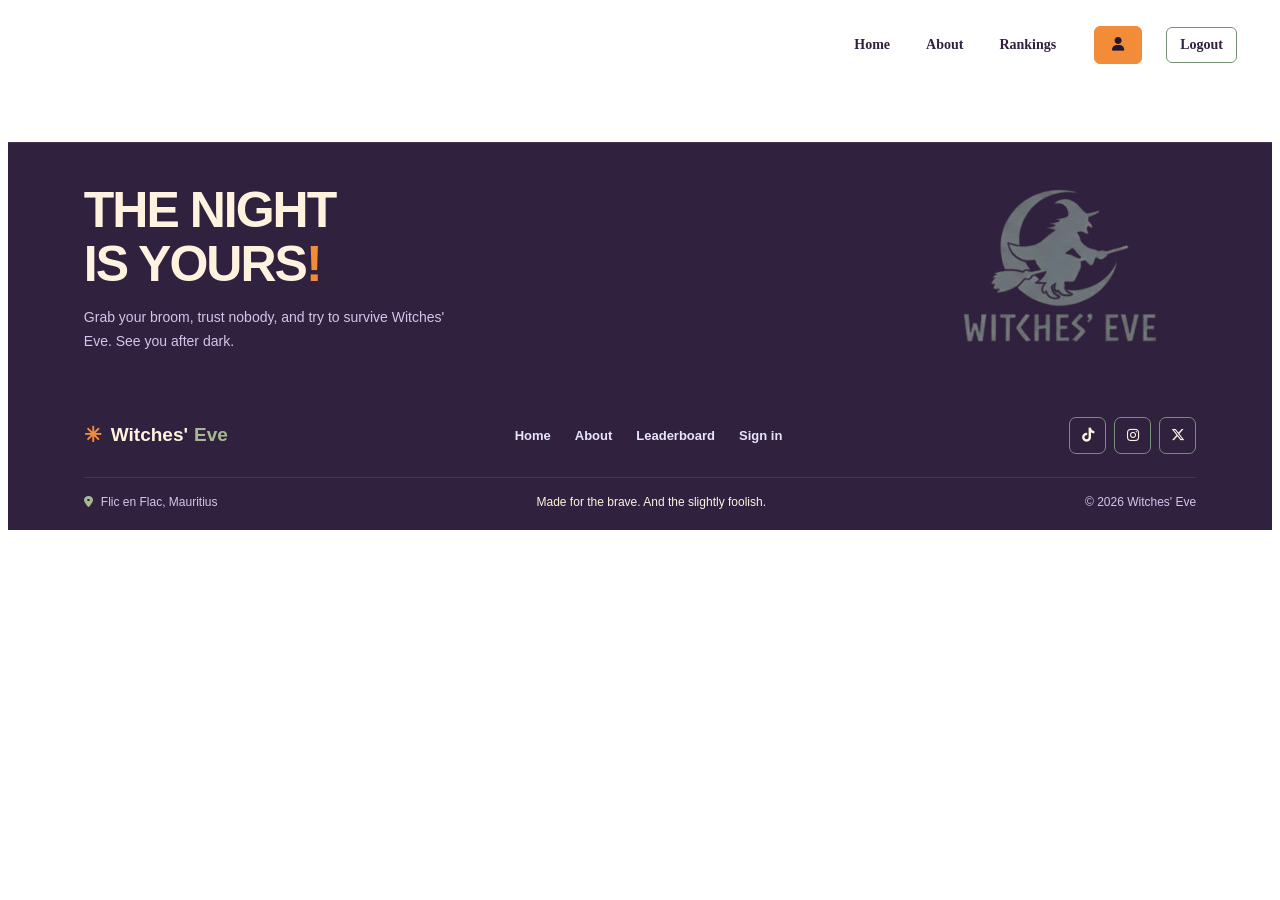
<file: Pages/about.html>
<!DOCTYPE html>
<html lang="en">
<head>
    <meta charset="UTF-8">
    <meta name="viewport" content="width=device-width, initial-scale=1.0">
    <title>Document</title>
    <link rel="stylesheet" href="../CSS/foot_nav.css">
    <link rel="stylesheet" href="https://cdnjs.cloudflare.com/ajax/libs/font-awesome/6.7.2/css/all.min.css">
</head>
<body>
    <div class="navclass">
        <nav class="navbar">
            <ul>
                <li> <a href="index.html">Home</a></li>
                <li><a href="about.html">About</a></li>
                <li><a href="rankings.html">Rankings</a></li> 
            </ul>      
        </nav>
        <div class="login_reg">
            <a href="login.html" id="profileLink" aria-label="View your profile">
                <i class="fa-solid fa-user"></i>
            </a>
        </div>

        <nav class="navbar">
            <ul>
                <li><a href="#" id="logoutLink">Logout</a></li>
            </ul>
        </nav>
    </div>

    <div id="logoutModal" class="logout-modal" hidden>
        <div class="logout-backdrop"></div>
        <div class="logout-dialog" role="dialog" aria-modal="true"
            aria-labelledby="logoutTitle">
            <h2 id="logoutTitle">Leaving so soon?</h2>
            <p>Are you sure you want to log out of Witches' Eve?</p>

            <div class="logout-actions">
                <button type="button" id="cancelLogout">Cancel</button>
                <button type="button" id="confirmLogout">Yes, log out</button>
            </div>
        </div>
    </div>
    <main>

    </main>

    <footer class="witch-footer">

        <div class="footer-inner">

            <!-- TOP: BRAND + LITTLE INTRO -->
            <div class="footer-top">
                <div class="footer-intro">
                    <h2>THE NIGHT<br>IS YOURS<span>!</span></h2>
                    <p>
                        Grab your broom, trust nobody, and try to survive
                        Witches' Eve. See you after dark.
                    </p>
                </div>

                <div class="footer-decoration">
                    <img src="../images/logo%20silver.png"
                        alt="Witches' Eve logo"
                        class="footer-logo">
                </div>

            </div>


            <!-- MIDDLE: LINKS -->
            <div class="footer-middle">

                <a href="index.html" class="footer-brand-name">
                    <span class="brand-icon">✳</span>
                    Witches'<span>Eve</span>
                </a>

                <nav class="footer-links" aria-label="Footer navigation">
                    <a href="index.html">Home</a>
                    <a href="about.html">About</a>
                    <a href="rankings.html">Leaderboard</a>
                    <a href="login.html">Sign in</a>
                </nav>

                <div class="footer-socials">
                    <a href="#" aria-label="TikTok">
                        <i class="fa-brands fa-tiktok"></i>
                    </a>
                    <a href="#" aria-label="Instagram">
                        <i class="fa-brands fa-instagram"></i>
                    </a>

                    <a href="#" aria-label="X">
                        <i class="fa-brands fa-x-twitter"></i>
                    </a>
                </div>

            </div>


            <!-- BOTTOM: LOCATION + COPYRIGHT -->
            <div class="footer-bottom">
                <div class="footer-location">
                    <i class="fa-solid fa-location-dot"></i>
                    <span>Flic en Flac, Mauritius</span>
                </div>

                <p>Made for the brave. And the slightly foolish.</p>

                <span class="footer-copyright">
                    © 2026 Witches' Eve
                </span>
            </div>

        </div>

    </footer>


     <script type="module" src="../JS/navbar-auth.js"></script>
    
</body>
</html>
</file>
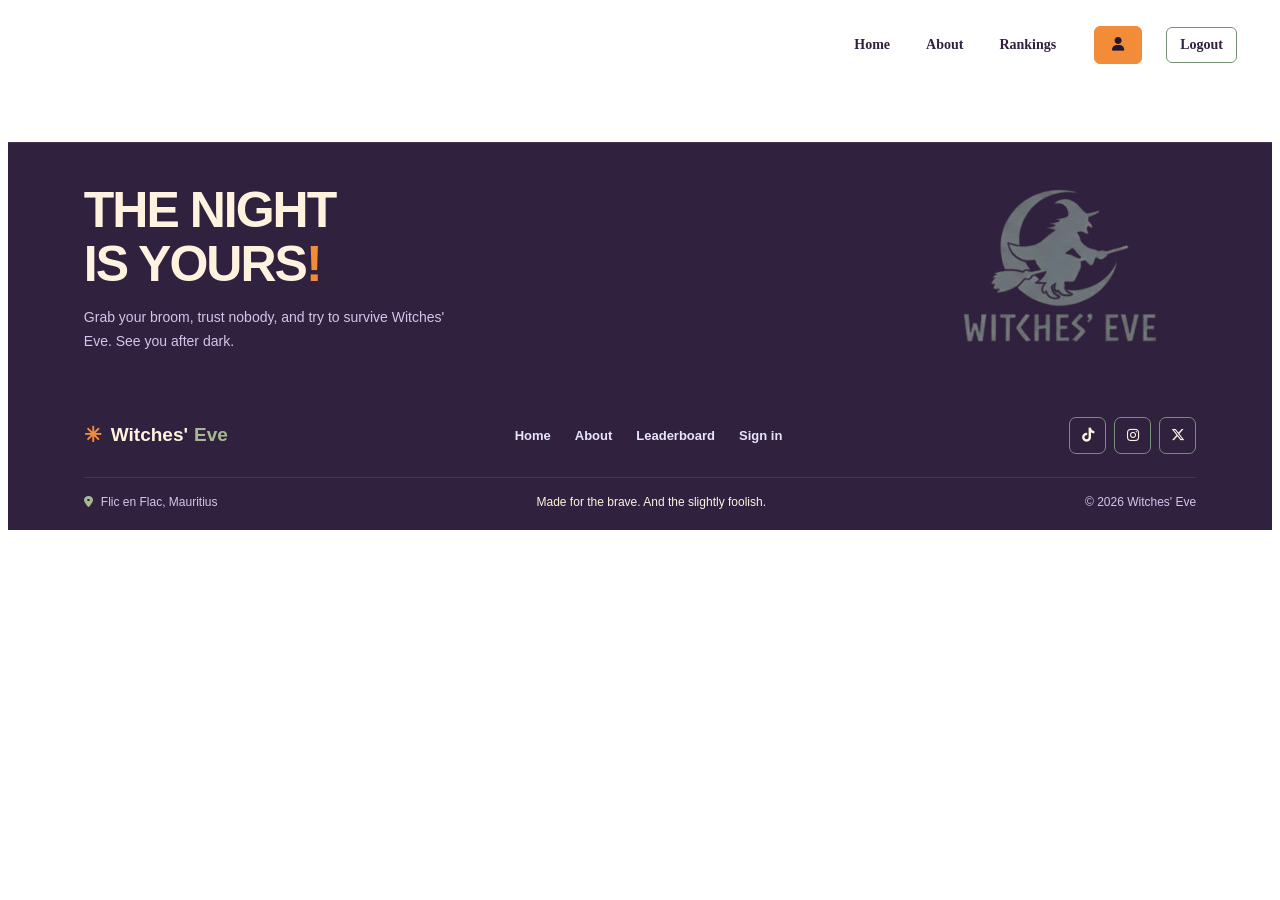
<file: Pages/game.html>
<!DOCTYPE html>
<html lang="en">
<head>
    <meta charset="UTF-8">
    <meta name="viewport" content="width=device-width, initial-scale=1.0">
    <title>Document</title>
    <link rel="stylesheet" href="../CSS/foot_nav.css">
    <link rel="stylesheet" href="https://cdnjs.cloudflare.com/ajax/libs/font-awesome/6.7.2/css/all.min.css">
</head>
<body>
    <div class="navclass">
        <nav class="navbar">
            <ul>
                <li> <a href="index.html">Home</a></li>
                <li><a href="about.html">About</a></li>
                <li><a href="rankings.html">Rankings</a></li> 
            </ul>      
        </nav>
        <div class="login_reg">
            <a href="login.html" id="profileLink" aria-label="View your profile">
                <i class="fa-solid fa-user"></i>
            </a>
        </div>

        <nav class="navbar">
            <ul>
                <li><a href="#" id="logoutLink">Logout</a></li>
            </ul>
        </nav>
    </div>

    <div id="logoutModal" class="logout-modal" hidden>
        <div class="logout-backdrop"></div>
        <div class="logout-dialog" role="dialog" aria-modal="true"
            aria-labelledby="logoutTitle">
            <h2 id="logoutTitle">Leaving so soon?</h2>
            <p>Are you sure you want to log out of Witches' Eve?</p>

            <div class="logout-actions">
                <button type="button" id="cancelLogout">Cancel</button>
                <button type="button" id="confirmLogout">Yes, log out</button>
            </div>
        </div>
    </div>

    <main>


    </main>
    <footer class="witch-footer">

        <div class="footer-inner">

            <!-- TOP: BRAND + LITTLE INTRO -->
            <div class="footer-top">

                <div class="footer-intro">
                    <h2>THE NIGHT<br>IS YOURS<span>!</span></h2>
                    <p>
                        Grab your broom, trust nobody, and try to survive
                        Witches' Eve. See you after dark.
                    </p>
                </div>

                <div class="footer-decoration">
                    <img src="../images/logo%20silver.png"
                        alt="Witches' Eve logo"
                        class="footer-logo">
                </div>

            </div>


            <!-- MIDDLE: LINKS -->
            <div class="footer-middle">

                <a href="index.html" class="footer-brand-name">
                    <span class="brand-icon">✳</span>
                    Witches'<span>Eve</span>
                </a>

                <nav class="footer-links" aria-label="Footer navigation">
                    <a href="index.html">Home</a>
                    <a href="about.html">About</a>
                    <a href="rankings.html">Leaderboard</a>
                    <a href="login.html">Sign in</a>
                </nav>

                <div class="footer-socials">
                    <a href="#" aria-label="TikTok">
                        <i class="fa-brands fa-tiktok"></i>
                    </a>

                    <a href="#" aria-label="Instagram">
                        <i class="fa-brands fa-instagram"></i>
                    </a>

                    <a href="#" aria-label="X">
                        <i class="fa-brands fa-x-twitter"></i>
                    </a>
                </div>

            </div>


            <!-- BOTTOM: LOCATION + COPYRIGHT -->
            <div class="footer-bottom">
                <div class="footer-location">
                    <i class="fa-solid fa-location-dot"></i>
                    <span>Flic en Flac, Mauritius</span>
                </div>

                <p>Made for the brave. And the slightly foolish.</p>

                <span class="footer-copyright">
                    © 2026 Witches' Eve
                </span>
            </div>

        </div>

    </footer>


    <script type="module" src="../JS/navbar-auth.js"></script>
</body>
</html>
</file>
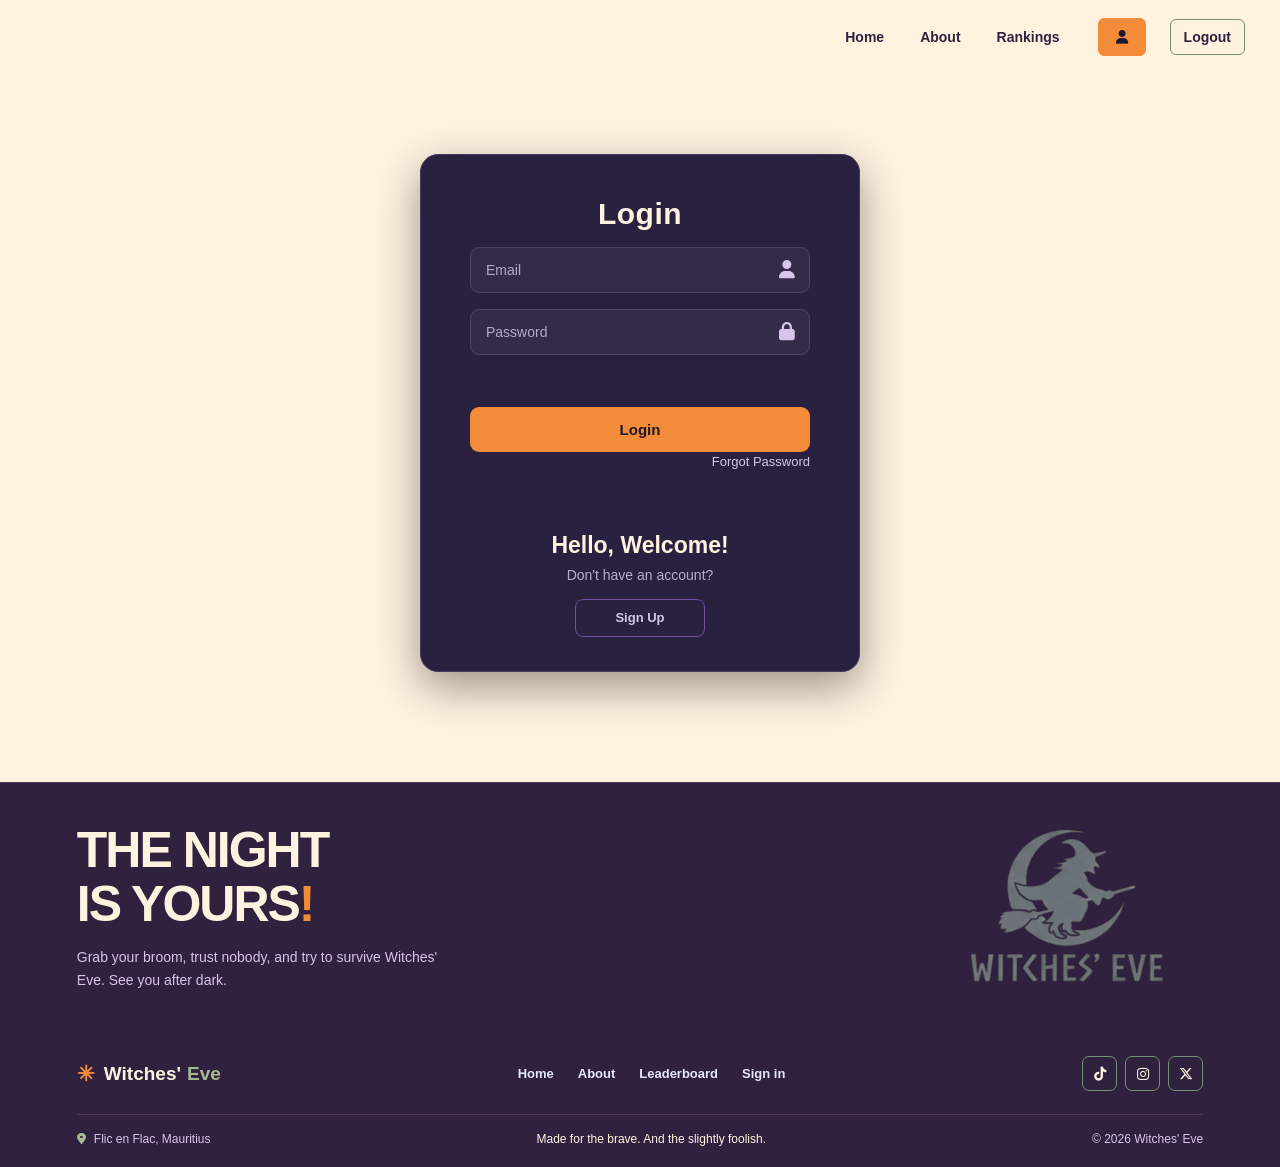
<file: Pages/login.html>
<!DOCTYPE html>
<html lang="en">
<head>
    <meta charset="UTF-8">
    <meta name="viewport" content="width=device-width, initial-scale=1.0">
    <title>Login</title>
    <link rel="stylesheet" href="../CSS/login.css">
    <link rel="stylesheet" href="../CSS/foot_nav.css">
    <link rel="stylesheet" href="https://cdnjs.cloudflare.com/ajax/libs/font-awesome/6.7.2/css/all.min.css">
</head>
<body>
    <div class="navclass">
        <nav class="navbar">
            <ul>
                <li> <a href="index.html">Home</a></li>
                <li><a href="about.html">About</a></li>
                <li><a href="rankings.html">Rankings</a></li> 
            </ul>      
        </nav>
        <div class="login_reg">
            <a href="login.html" id="profileLink" aria-label="View your profile">
                <i class="fa-solid fa-user"></i>
            </a>
        </div>

        <nav class="navbar">
            <ul>
                <li><a href="#" id="logoutLink">Logout</a></li>
            </ul>
        </nav>
    </div>

    <div id="logoutModal" class="logout-modal" hidden>
        <div class="logout-backdrop"></div>
        <div class="logout-dialog" role="dialog" aria-modal="true"
            aria-labelledby="logoutTitle">
            <h2 id="logoutTitle">Leaving so soon?</h2>
            <p>Are you sure you want to log out of Witches' Eve?</p>

            <div class="logout-actions">
                <button type="button" id="cancelLogout">Cancel</button>
                <button type="button" id="confirmLogout">Yes, log out</button>
            </div>
        </div>
    </div>
    <main>
        <div class="wrapper">
            <!-- Login -->
            <div class="form-box login">
                <form action="#" id="loginForm" novalidate>
                    <h1>Login</h1>
                    <div class="entry">
                        <input type="email" name="email" id="login-email-input"  placeholder="Email"autocomplete="email">
                        <i class="fa-solid fa-user"></i>
                    </div>

                    <div class="entry">
                        <input type="password" name="password" id="password-input" placeholder="Password" autocomplete="current-password">
                        <i class="fa-solid fa-lock"></i>
                    </div>

                    <p id="login-message" role="status" aria-live="polite"></p>

                    <button type="Submit" class="logbtn">Login</button>


                    <div class="forgot_pass">
                        <a href="#">Forgot Password</a>
                    </div>
                </form>
            </div>

            <!--Register-->
            <div class="form-box register">
                
                <form id="registerForm" novalidate>
                    <h1>Sign Up</h1>
                    <div class="entry">
                        <input type="text" name="name" id="register-name-input" placeholder="Name">
                        <i class="fa-solid fa-user"></i>
                    </div>
                    <div class="entry">
                        <input type="email" name="email" id="email-input" placeholder="Email" autocomplete="email">
                        <i class="fa-solid fa-at"></i>
                    </div>

                    <div class="entry">
                        <input type="password" name="password" id="register-password-input" placeholder="Password" autocomplete="new-password">
                        <i class="fa-solid fa-lock"></i>
                    </div>
                    <div class="entry">
                        <input type="password" name="confirm_password" id="confirm_password-input" placeholder="Confirm Password" autocomplete="new-password"> 
                        <i class="fa-solid fa-lock"></i>
                    </div>

                    <p id="register-message" role="status" aria-live="polite"></p>

                    <button type="Submit" class="regbtn">Sign Up</button>
                    
                </form>

            </div>


            <!--Toggle Box-->
            <div class="toggle-box">
                <!--Toggle left-->
                <div class="toggle-panel toggle-left">
                    <h1>Hello, Welcome!</h1>
                    <p>Don't have an account?</p>
                    <button class="btn register-btn"> Sign Up</button>
                </div>

                <!--Toggle right-->
                <div class="toggle-panel toggle-right">
                    <h1>Welcome back !</h1>
                    <p>Already have an account?</p>
                    <button class="btn login-btn">login</button>
                </div>

            </div>    
        </div>
    </main>

    
    <footer class="witch-footer">

        <div class="footer-inner">

            <!-- TOP: BRAND + LITTLE INTRO -->
            <div class="footer-top">

                <div class="footer-intro">

                    <h2>THE NIGHT<br>IS YOURS<span>!</span></h2>

                    <p>
                        Grab your broom, trust nobody, and try to survive
                        Witches' Eve. See you after dark.
                    </p>
                </div>

                <div class="footer-decoration">
                    <img src="../images/logo%20silver.png"
                        alt="Witches' Eve logo"
                        class="footer-logo">
                </div>

            </div>


            <!-- MIDDLE: LINKS -->
            <div class="footer-middle">

                <a href="index.html" class="footer-brand-name">
                    <span class="brand-icon">✳</span>
                    Witches'<span>Eve</span>
                </a>

                <nav class="footer-links" aria-label="Footer navigation">
                    <a href="index.html">Home</a>
                    <a href="about.html">About</a>
                    <a href="rankings.html">Leaderboard</a>
                    <a href="login.html">Sign in</a>
                </nav>

                <div class="footer-socials">
                    <a href="#" aria-label="TikTok">
                        <i class="fa-brands fa-tiktok"></i>
                    </a>

                    <a href="#" aria-label="Instagram">
                        <i class="fa-brands fa-instagram"></i>
                    </a>

                    <a href="#" aria-label="X">
                        <i class="fa-brands fa-x-twitter"></i>
                    </a>
                </div>

            </div>


            <!-- BOTTOM: LOCATION + COPYRIGHT -->
            <div class="footer-bottom">

                <div class="footer-location">
                    <i class="fa-solid fa-location-dot"></i>
                    <span>Flic en Flac, Mauritius</span>
                </div>

                <p>Made for the brave. And the slightly foolish.</p>

                <span class="footer-copyright">
                    © 2026 Witches' Eve
                </span>

            </div>

        </div>

    </footer>

        
    <script src="../JS/login.js"></script>
    <script type="module" src="../JS/forms-auth.js"></script>
    <script type="module" src="../JS/navbar-auth.js"></script>
</body>
</html>
</file>
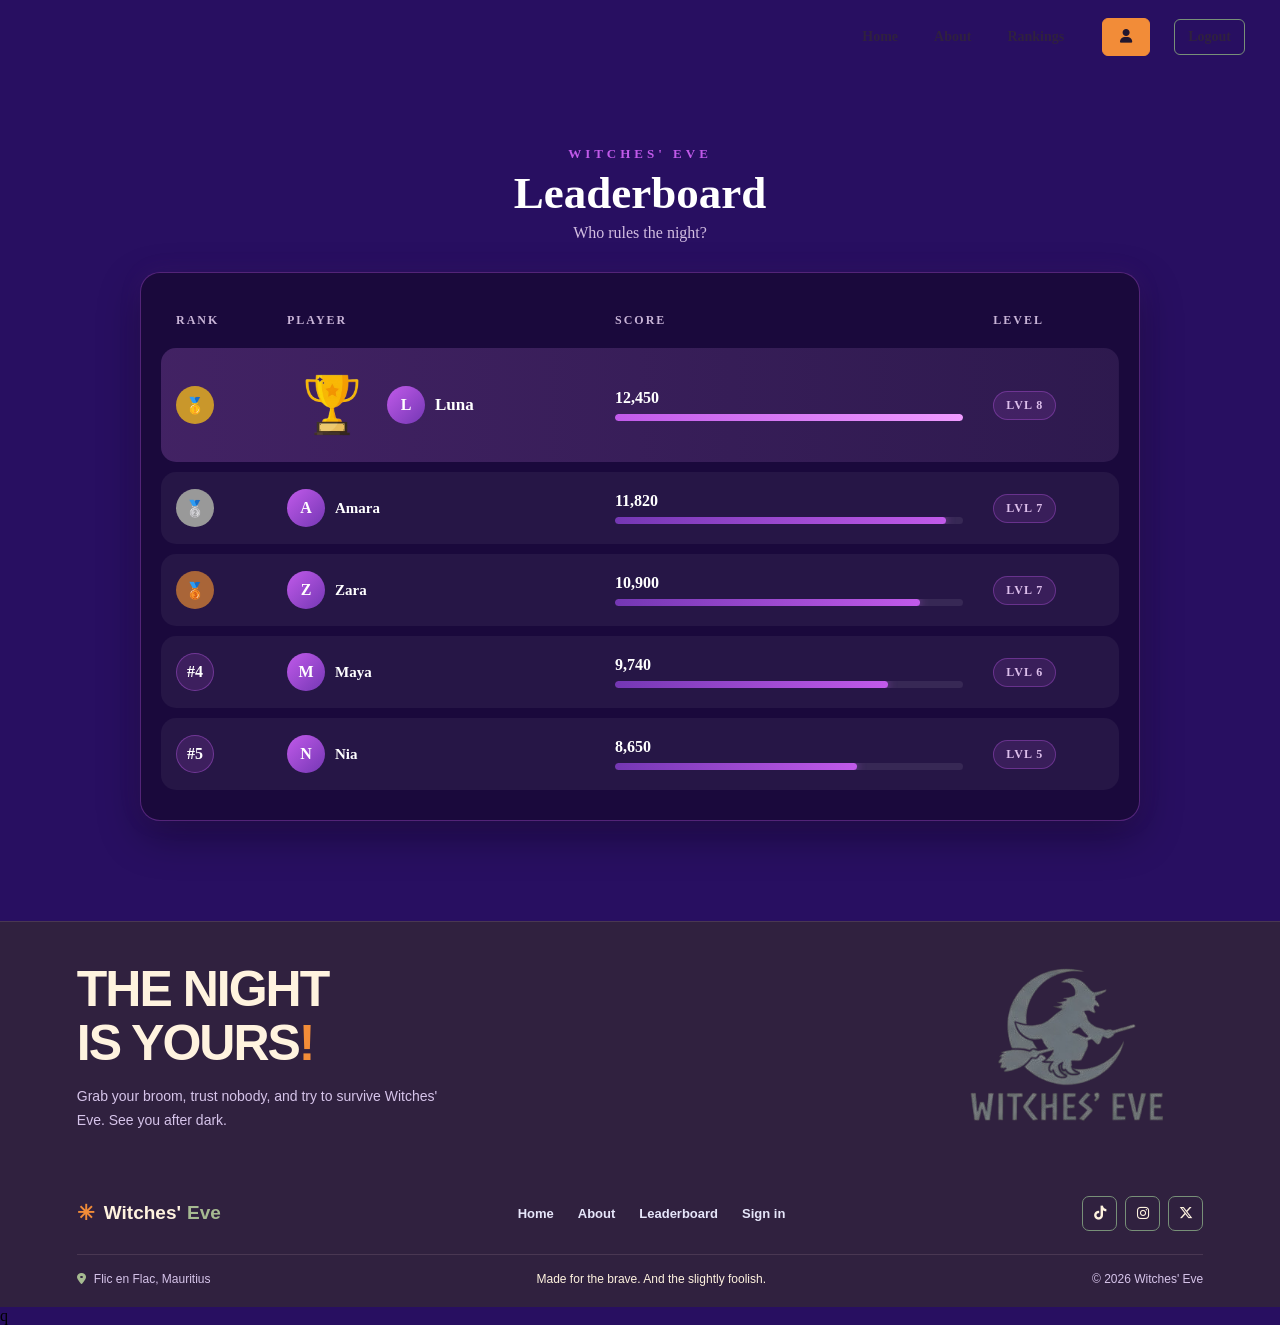
<file: Pages/rankings.html>
<!DOCTYPE html>
<html lang="en">
<head>
    <meta charset="UTF-8">
    <meta name="viewport" content="width=device-width, initial-scale=1.0">
    <title>Rankings</title>
    <link rel="stylesheet" href="../CSS/foot_nav.css">
    <link rel="stylesheet" href="../CSS/ranking.css">
    <link rel="stylesheet" href="https://cdnjs.cloudflare.com/ajax/libs/font-awesome/6.7.2/css/all.min.css">
</head>
<body>
        <div class="navclass">
        <nav class="navbar">
            <ul>
                <li> <a href="index.html">Home</a></li>
                <li><a href="about.html">About</a></li>
                <li><a href="rankings.html">Rankings</a></li> 
            </ul>      
        </nav>
        <div class="login_reg">
            <a href="login.html" id="profileLink" aria-label="View your profile">
                <i class="fa-solid fa-user"></i>
            </a>
        </div>

        <nav class="navbar">
            <ul>
                <li><a href="#" id="logoutLink">Logout</a></li>
            </ul>
        </nav>
    </div>

    <div id="logoutModal" class="logout-modal" hidden>
        <div class="logout-backdrop"></div>
        <div class="logout-dialog" role="dialog" aria-modal="true"
            aria-labelledby="logoutTitle">
            <h2 id="logoutTitle">Leaving so soon?</h2>
            <p>Are you sure you want to log out of Witches' Eve?</p>

            <div class="logout-actions">
                <button type="button" id="cancelLogout">Cancel</button>
                <button type="button" id="confirmLogout">Yes, log out</button>
            </div>
        </div>
    </div>

    <main>
       <!--Ranking head-->
        <div class="rankings-container">

            <div class="ranking-heading">

                <span class="ranking-kicker">
                    WITCHES' EVE
                </span>
                <h1>Leaderboard</h1>
                <p>Who rules the night?</p>

            </div>

             <!--Ranking table-->
            <div class="table-wrapper">

                <table class="leaderboard">
                    <thead>
                        <tr>
                            <th>Rank</th>
                            <th>Player</th>
                            <th>Score</th>
                            <th>Level</th>
                        </tr>
                    </thead>
                    <tbody id="leaderboard-body">
                    </tbody>
                </table>

            </div>

        </div>
    </main>

    <footer class="witch-footer">

        <div class="footer-inner">

            <!-- TOP: BRAND + LITTLE INTRO -->
            <div class="footer-top">

                <div class="footer-intro">

                    <h2>THE NIGHT<br>IS YOURS<span>!</span></h2>

                    <p>
                        Grab your broom, trust nobody, and try to survive
                        Witches' Eve. See you after dark.
                    </p>
                </div>

                <div class="footer-decoration">
                    <img src="../images/logo%20silver.png"
                        alt="Witches' Eve logo"
                        class="footer-logo">
                </div>

            </div>


            <!-- MIDDLE: LINKS -->
            <div class="footer-middle">

                <a href="index.html" class="footer-brand-name">
                    <span class="brand-icon">✳</span>
                    Witches'<span>Eve</span>
                </a>

                <nav class="footer-links" aria-label="Footer navigation">
                    <a href="index.html">Home</a>
                    <a href="about.html">About</a>
                    <a href="rankings.html">Leaderboard</a>
                    <a href="login.html">Sign in</a>
                </nav>

                <div class="footer-socials">
                    <a href="#" aria-label="TikTok">
                        <i class="fa-brands fa-tiktok"></i>
                    </a>

                    <a href="#" aria-label="Instagram">
                        <i class="fa-brands fa-instagram"></i>
                    </a>

                    <a href="#" aria-label="X">
                        <i class="fa-brands fa-x-twitter"></i>
                    </a>
                </div>

            </div>


            <!-- BOTTOM: LOCATION + COPYRIGHT -->
            <div class="footer-bottom">

                <div class="footer-location">
                    <i class="fa-solid fa-location-dot"></i>
                    <span>Flic en Flac, Mauritius</span>
                </div>

                <p>Made for the brave. And the slightly foolish.</p>

                <span class="footer-copyright">
                    © 2026 Witches' Eve
                </span>

            </div>

        </div>

    </footer>


    <script src="../JS/rankings.js"></script>
q   <script type="module" src="../JS/navbar-auth.js"></script>
</body>
</html>
</file>
<file: CSS/foot_nav.css>
/*  WITCHES' EVE — SHARED COLOUR PALETTE*/

:root {
    --plum: #30213F;
    --deep-plum: #21172F;
    --plum-hover: #493752;
    --lavender: #D6C4EA;
    --cream: #FFF3DF;
    --orange: #F28C38;
    --orange-hover: #FFB66C;
    --sage: #A6BA91;
    --sage-dark: #789078;
}


/* WITCHES' EVE — CLEAN NAVBAR
======================================== */

.navclass {
    display: flex;
    align-items: center;
    justify-content: flex-end;
    gap: 24px;
    width: 100%;
    margin: 0 0 30px;
    padding: 18px 35px;
    box-sizing: border-box;
    background: transparent;
    border: none;
    box-shadow: none;
}

.navbar {
    padding: 0;
}

.navbar ul {
    display: flex;
    align-items: center;
    gap: 8px;
    margin: 0;
    padding: 0;
    list-style: none;
}

.navbar a {
    display: inline-block;
    padding: 10px 14px;
    border-radius: 6px;
    color: #30213F;
    text-decoration: none;
    font-size: 14px;
    font-weight: 600;
    transition: color 0.2s ease,
                background-color 0.2s ease;
}

.navbar a:hover {
    color: #FFF3DF;
    background: #A6BA91;
}

/* Login and register */

.login_reg {
    display: flex;
    align-items: center;
    gap: 10px;
    padding: 0;
}

.login_reg a {
    display: inline-block;
    padding: 10px 17px;

    border: 1px solid #F28C38;
    border-radius: 6px;

    background: #F28C38;
    color: #21172F;
    text-decoration: none;
    font-size: 14px;
    font-weight: 700;

    transition: background-color 0.2s ease,
                border-color 0.2s ease,
                transform 0.2s ease;
}

.login_reg a:hover {
    background: #FFB66C;
    border-color: #FFB66C;
    transform: translateY(-1px);
}

/* Logout */

#logoutLink {
    display: inline-block;
    padding: 9px 13px;

    border: 1px solid #789078;
    border-radius: 6px;

    background: transparent;
    color: #30213F;
    text-decoration: none;
    cursor: pointer;
    font-size: 14px;
    font-weight: 600;

    transition: background-color 0.2s ease,
                border-color 0.2s ease,
                color 0.2s ease;
}

#logoutLink:hover {
    background: #A6BA91;
    border-color: #A6BA91;
    color: #21172F;
}

/* Keyboard accessibility */

.navbar a:focus-visible,
.login_reg a:focus-visible,
#logoutLink:focus-visible {
    outline: 2px solid #789078;
    outline-offset: 3px;
}

/* ========================================
   WITCHES' EVE FOOTER
======================================== */

.witch-footer {
    margin-top: 60px;

    background: var(--plum);
    color: var(--cream);
    font-family: 'Manrope', sans-serif;

    border-top: 1px solid var(--plum-hover);
}

.footer-inner {
    max-width: 1350px;
    margin: 0 auto;
    padding: 0 6%;
    box-sizing: border-box;
}

/* Intro section */

.footer-top {
    display: flex;
    align-items: center;
    justify-content: space-between;
    gap: 40px;
    min-height: 245px;
    padding: 40px 0;
    box-sizing: border-box;
}

.footer-intro {
    max-width: 600px;
}

.footer-moon {
    color: var(--orange);
    font-size: 20px;
}

.footer-intro h2 {
    margin: 0;
    color: var(--cream);
    font-size: 50px;
    font-weight: 800;
    line-height: 1.08;
    letter-spacing: -0.04em;
}

.footer-intro h2 span {
    color: var(--orange);
}

.footer-intro p {
    max-width: 390px;
    margin: 15px 0 0;
    color: var(--lavender);
    font-size: 14px;
    line-height: 1.7;
}

/* Game logo */

.footer-decoration {
    display: flex;
    align-items: center;
    justify-content: center;
    width: 220px;
    min-height: 160px;
    margin-right: 25px;
    flex-shrink: 0;
}

.footer-logo {
    display: block;
    width: 100%;
    max-width: 220px;
    max-height: 170px;
    height: auto;
    object-fit: contain;
}

/* Middle section */

.footer-middle {
    display: flex;
    align-items: center;
    justify-content: space-between;
    gap: 25px;
    padding: 23px 0;
}

/* Footer brand */

.footer-brand-name {
    display: inline-flex;
    align-items: center;
    gap: 6px;
    color: var(--cream);
    text-decoration: none;
    font-size: 19px;
    font-weight: 800;
    white-space: nowrap;
}

.footer-brand-name > span:last-child {
    color: #A6BA91;
}

.brand-icon {
    margin-right: 3px;

    color: var(--orange);
    font-size: 21px;
}

/* Footer navigation */

.footer-links {
    display: flex;
    align-items: center;
    gap: 24px;
}

.footer-links a {
    color: lavender;
    text-decoration: none;
    font-size: 13px;
    font-weight: 600;

    transition: color 0.2s ease;
}

.footer-links a:hover {
    color: #A6BA91;
}

.footer-links a span {
    color: var(--orange);
}

/* Social links */

.footer-socials {
    display: flex;
    align-items: center;
    gap: 8px;
}

.footer-socials a {
    display: flex;
    align-items: center;
    justify-content: center;

    width: 35px;
    height: 35px;

    border: 1px solid var(--sage-dark);
    border-radius: 7px;

    color: #FFF3DF;
    text-decoration: none;
    font-size: 14px;

    transition: background-color 0.2s ease,
                border-color 0.2s ease,
                color 0.2s ease;
}

.footer-socials a:hover {
    background: #A6BA91;
    border-color: #A6BA91;
    color: var(--deep-plum);
}

/* Bottom section */

.footer-bottom {
    display: flex;
    align-items: center;
    justify-content: space-between;
    gap: 20px;
    padding: 17px 0 21px;
    border-top: 1px solid var(--plum-hover);
    color: #D6C4EA;
    font-size: 12px;
}

.footer-location {
    display: flex;
    align-items: center;
    gap: 8px;
}

.footer-location i {
    color: #A6BA91;
}

.footer-bottom p {
    margin: 0;
    color: #FFF3DF;
}

.footer-copyright {
    color: var(--lavender);
    white-space: nowrap;
}
</file>
<file: CSS/login.css>
/* ==================================
   DODGE THE WITCH — HALLOWEEN ARCADE
   ================================== */

:root {
    --night: #19142B;
    --night-light: #29213F;
    --purple: #7350A1;
    --lavender: #C9B5E8;
    --pumpkin: #F28C38;
    --pumpkin-hover: #FFAA55;
    --cream: #FFF3E0;
    --muted: #B9ADC9;
    --green: #91A878;
}

/* Reset */

* {
    margin: 0;
    padding: 0;
    box-sizing: border-box;
    text-decoration: none;
    list-style: none;
}

body {
    min-height: 100vh;
    display: flex;
    flex-direction: column;

    background-color: #FFF3E0;
    color: var(--cream);

    font-family: Arial, sans-serif;
}

/* Main layout */

main {
    flex: 1;
    display: flex;
    justify-content: center;
    align-items: center;
    padding: 30px 16px;
}

/* Centred game card */

.wrapper {
    position: relative;
    display: flex;
    flex-direction: column;
    justify-content: center;

    width: 440px;
    max-width: 100%;
    min-height: 480px;
    height: auto;
    margin: 20px auto;
    padding: 12px;

    background: var(--night-light);
    border: 1px solid #49385F;
    border-radius: 18px;

    box-shadow: 0 15px 45px rgba(0, 0, 0, 0.4);
}

/* Forms */

.form-box {
    display: none;
    position: relative;

    width: 100%;
    height: auto;
    padding: 30px 24px;

    background: transparent;
    color: var(--cream);
    text-align: center;
}

/* Show login by default */

.wrapper:not(.active) .form-box.login {
    display: flex;
    flex-direction: column;
    justify-content: center;
}

/* Show registration when active */

.wrapper.active .form-box.register {
    display: flex;
    flex-direction: column;
    justify-content: center;
}

.form-box form {
    width: 100%;
    max-width: 340px;
    margin: 0 auto;
}

.form-box h1 {
    margin: 0 0 10px;
    color: var(--cream);
    font-size: 30px;
    letter-spacing: 0.5px;
}

.wrapper p {
    margin: 12px 0;
    color: var(--muted);
    font-size: 14px;
    line-height: 1.6;
}

/* Inputs */

.entry {
    position: relative;
    width: 100%;
    margin: 16px 0;
}

.entry input {
    width: 100%;
    height: 46px;
    padding: 10px 44px 10px 15px;

    background: #352B49;
    border: 1px solid #504163;
    border-radius: 9px;

    color: var(--cream);
    font-family: inherit;
    font-size: 14px;

    outline: none;
    transition: border-color 0.2s, box-shadow 0.2s;
}

.entry input::placeholder {
    color: #B5A8C8;
}

.entry input:focus {
    border-color: var(--lavender);
    box-shadow: 0 0 0 3px rgba(201, 181, 232, 0.12);
}

.entry i {
    position: absolute;
    top: 50%;
    right: 15px;
    transform: translateY(-50%);

    color: var(--lavender);
    font-size: 18px;
    pointer-events: none;
}

/* Forgot password */

.forgot_pass {
    margin: 0 0 20px;
    text-align: right;
}

.forgot_pass a {
    color: var(--lavender);
    font-size: 13px;
}

.forgot_pass a:hover {
    color: var(--pumpkin-hover);
}

/* Main buttons */

.logbtn,
.regbtn {
    display: flex;
    justify-content: center;
    align-items: center;
    width: 100%;
    min-height: 45px;
    margin: 18px auto 0;
    padding: 10px 16px;
    background: var(--pumpkin);
    color: #24162A;
    border: none;
    border-radius: 9px;
    font-family: inherit;
    font-size: 15px;
    font-weight: bold;
    cursor: pointer;
    transition: background 0.2s, transform 0.2s;
}

.logbtn:hover,
.regbtn:hover {
    background: var(--pumpkin-hover);
    transform: translateY(-2px);
}

/* Login/register switch area */

.toggle-box {
    position: relative;
    width: 100%;
    height: auto;
    z-index: 3;
    pointer-events: auto;
}

.toggle-box::before {
    display: none;
}

.toggle-panel {
    display: none;
    position: relative;

    width: 100%;
    height: auto;
    padding: 12px 18px 22px;

    color: var(--cream);
    text-align: center;
    align-items: center;
    justify-content: center;
    flex-direction: column;

    pointer-events: auto;
    transition: none;
}

/* Default: show the login screen's switch */

.wrapper:not(.active) .toggle-panel.toggle-left {
    display: flex;
}

/* Registration screen's switch */

.wrapper.active .toggle-panel.toggle-right {
    display: flex;
}

.toggle-panel h1 {
    color: var(--cream);
    font-size: 23px;
}

.toggle-panel p {
    margin: 5px 0 12px;
    color: var(--muted);
}

/* Secondary switch buttons */

.btn {
    width: auto;
    min-width: 130px;
    min-height: 38px;
    padding: 8px 18px;

    background: transparent;
    color: var(--lavender);

    border: 1px solid var(--purple);
    border-radius: 8px;

    font-family: inherit;
    font-size: 13px;
    font-weight: bold;

    cursor: pointer;
    transition: background 0.2s, color 0.2s;
}

.btn:hover {
    background: #A6BA91;
    color: white;
}

/* Form feedback */

#login-message,
#register-message {
    min-height: 1.4em;
    margin: 10px 0;
    font-size: 13px;
    text-align: center;
    overflow-wrap: anywhere;
}

/* Keyboard focus */

button:focus-visible,
a:focus-visible,
input:focus-visible {
    outline: 2px solid var(--pumpkin);
    outline-offset: 3px;
}
</file>
<file: CSS/ranking.css>
* {
    margin: 0;
    padding: 0;
    text-decoration: none;
    list-style: none;
    box-sizing: border-box;
}


body {
    min-height: 100vh;
    display: flex;
    flex-direction: column;
    background-color: rgb(40, 15, 97);
}


main {
    flex: 1;
    display: flex;
    flex-direction: column;
    justify-content: center;
    align-items: center;
}


/* Ranking Conatiner*/
.rankings-container {
    width: 90%;
    max-width: 1000px;
    margin: 40px auto;
    color: white;
}


/* Heading */
.ranking-heading {
    text-align: center;
    margin-bottom: 30px;
}

.ranking-kicker {
    color: rgb(193, 90, 234);
    font-size: 13px;
    font-weight: bold;
    letter-spacing: 4px;
}

.ranking-heading h1 {
    font-size: 45px;
    margin: 5px 0;
}

.ranking-heading p {
    color: rgb(210, 190, 225);
    font-size: 16px;
}


/* Table container */
.table-wrapper {
    width: 100%;
    padding: 20px;
    background-color: rgba(20, 8, 45, 0.7);
    border: 1px solid rgba(193, 90, 234, 0.35);
    border-radius: 20px;
    box-shadow:
        0 15px 40px rgba(0, 0, 0, 0.35),
        0 0 25px rgba(193, 90, 234, 0.08);
    overflow: visible;
}


/* Table */
.leaderboard {
    width: 100%;
    border-collapse: separate;

    border-spacing: 0 10px;
}


/* Table Hedings */
.leaderboard th {
    color: rgb(200, 180, 215);
    padding: 10px 15px;
    font-size: 12px;
    text-transform: uppercase;
    letter-spacing: 2px;
    text-align: left;
}


/* Table rows*/
.leaderboard tbody tr {
    background-color: rgba(255, 255, 255, 0.05);
    transition:
        transform 0.2s ease,
        background-color 0.2s ease,
        box-shadow 0.2s ease;
}


.leaderboard tbody tr:hover {
    transform: translateY(-3px);
    background-color: rgba(193, 90, 234, 0.14);
    box-shadow:
        0 8px 20px rgba(0, 0, 0, 0.25);
}


/*  TABLE CELLS */
.leaderboard td {
    padding: 17px 15px;
    color: white;
    text-align: left;
}


.leaderboard td:first-child {
    border-radius: 15px 0 0 15px;
}


.leaderboard td:last-child {
    border-radius: 0 15px 15px 0;
}


/*  RANK */
.rank-badge {

    width: 38px;
    height: 38px;
    display: flex;
    align-items: center;
    justify-content: center;
    border-radius: 50%;
    background-color: rgba(193, 90, 234, 0.15);
    border: 1px solid rgba(193, 90, 234, 0.4);
    font-weight: bold;
}


/* Gold */
.rank-one .rank-badge {

    background: #c9972b;
    color: #3b2350;
    border: none;
}


/* Silver*/
.rank-two .rank-badge {
    background:#999999;
    color: #33213d;
    border: none;
}


/* BRONZE */
.rank-three .rank-badge {
    background:#a96538;
    color: #321d14;
    border: none;
}


/* PLAYER*/
.player-cell {
    position: relative;
    display: flex;
    align-items: center;
    gap: 10px;
}


.avatar {
    width: 38px;
    height: 38px;
    display: flex;
    align-items: center;
    justify-content: center;
    border-radius: 50%;
    background: linear-gradient(
        135deg,
        rgb(193, 90, 234),
        rgb(116, 55, 180)
    );
    color: white;
    font-weight: bold;
}


.player-name {
    font-weight: 600;
    font-size: 15px;
}

.winner-trophy {
    width: 80px;
    height: 80px;
    object-fit: contain;
    margin-left: 5px;
    margin-right: 5px;
    position: relative;
    top: 0;
    z-index: 2;
}

/* Score */
.score-cell {
    min-width: 250px;
}

.score-info {
    margin-bottom: 7px;
}

.score-info span {
    font-size: 16px;
    font-weight: bold;
}


/* SCORE IMPACT BAR */
.impact-bar {
    width: 100%;
    height: 7px;
    background-color: rgba(255, 255, 255, 0.08);
    border-radius: 20px;
    overflow: hidden;
}


.impact-fill {
    height: 100%;
    border-radius: 20px;
    background: linear-gradient(
        90deg,
        rgb(116, 55, 180),
        rgb(193, 90, 234)
    );

    box-shadow:
        0 0 10px rgba(193, 90, 234, 0.6);
    transition: width 0.6s ease;
}


/* Level */
.level-badge {
    display: inline-block;
    padding: 6px 12px;
    border-radius: 20px;
    background-color: rgba(193, 90, 234, 0.12);
    border: 1px solid rgba(193, 90, 234, 0.35);
    color: rgb(220, 190, 235);
    font-size: 12px;
    font-weight: bold;
    letter-spacing: 1px;
}


/*  First place */
.rank-one {
    background:linear-gradient( 90deg,
            rgba(193, 90, 234, 0.18),
            rgba(193, 90, 234, 0.05)
        );
    position: relative;
}


.rank-one .player-name {
    font-size: 17px;
}


.rank-one .impact-fill {
    background: linear-gradient(
        90deg,
        rgb(193, 90, 234),
        rgb(239, 155, 255)
    );
}
</file>
